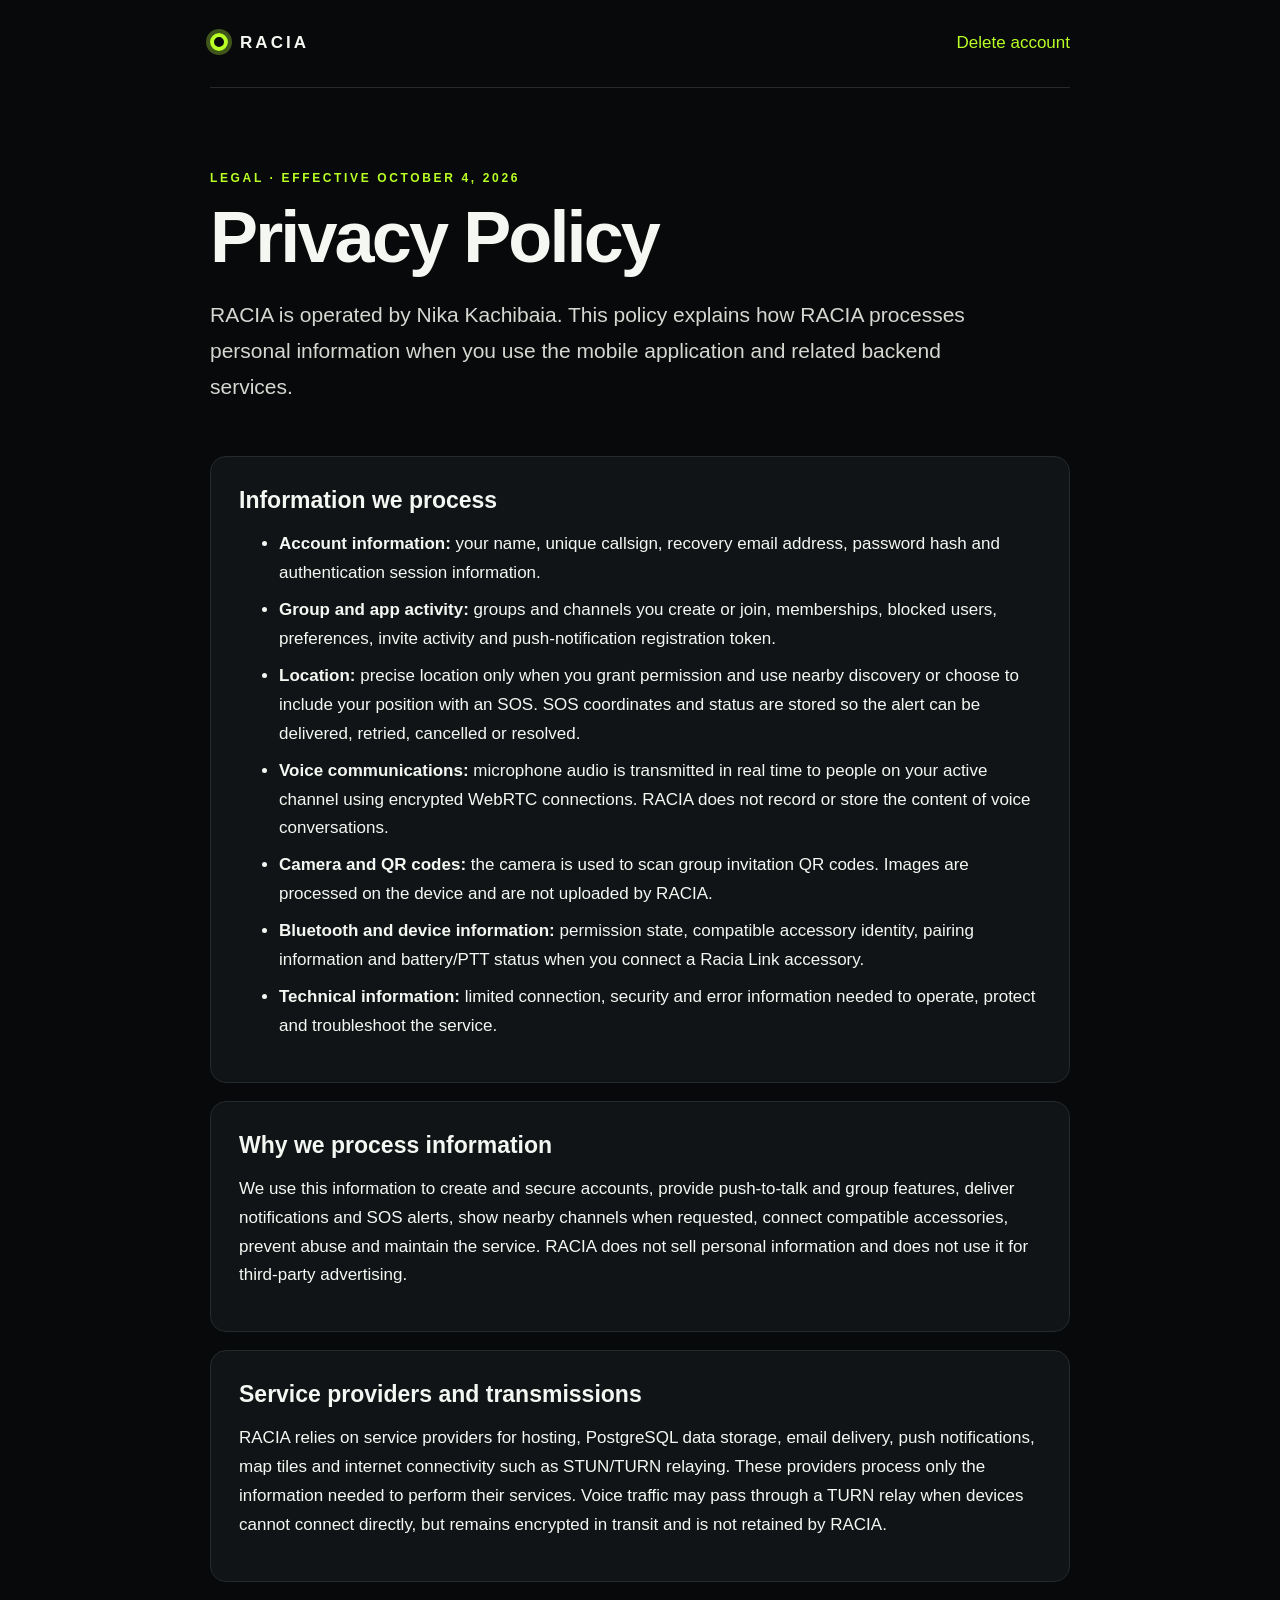
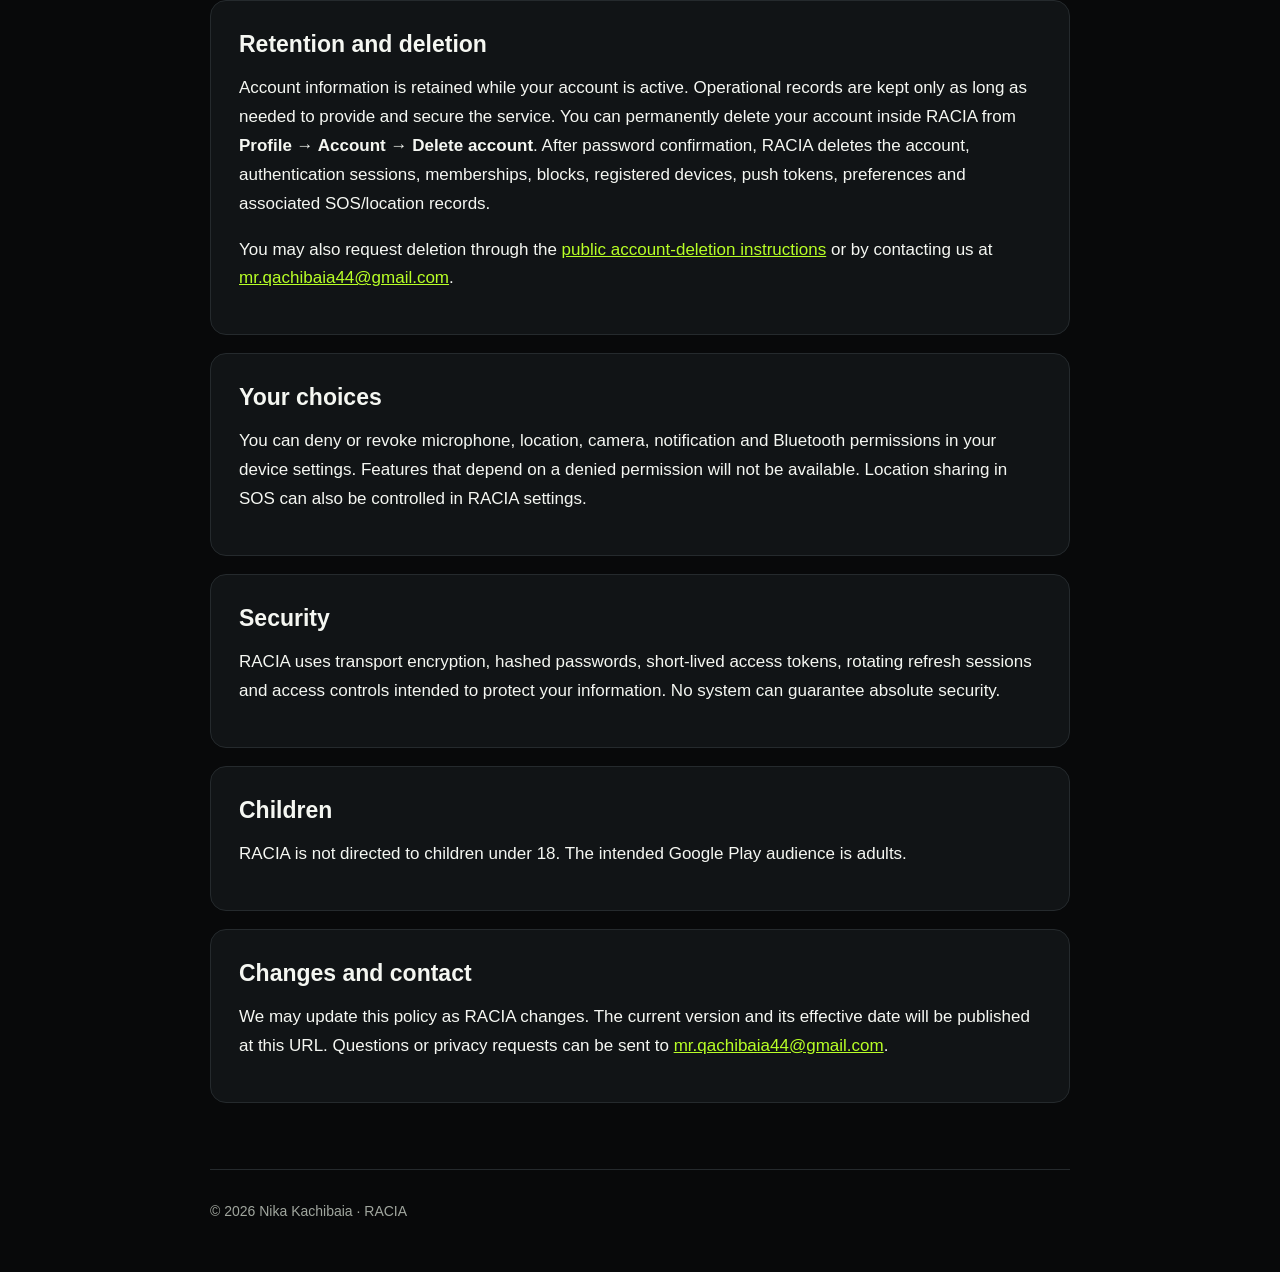
<file: index.html>
<!doctype html>
<html lang="en">
  <head>
    <meta charset="utf-8" />
    <meta name="viewport" content="width=device-width, initial-scale=1" />
    <meta name="description" content="RACIA privacy policy" />
    <title>RACIA Privacy Policy</title>
    <link rel="stylesheet" href="styles.css" />
  </head>
  <body>
    <header>
      <a class="brand" href="./" aria-label="RACIA home"><span class="mark"></span>RACIA</a>
      <nav><a href="delete-account.html">Delete account</a></nav>
    </header>
    <main>
      <p class="eyebrow">LEGAL · EFFECTIVE OCTOBER 4, 2026</p>
      <h1>Privacy Policy</h1>
      <p class="lead">RACIA is operated by Nika Kachibaia. This policy explains how RACIA processes personal information when you use the mobile application and related backend services.</p>

      <section>
        <h2>Information we process</h2>
        <ul>
          <li><strong>Account information:</strong> your name, unique callsign, recovery email address, password hash and authentication session information.</li>
          <li><strong>Group and app activity:</strong> groups and channels you create or join, memberships, blocked users, preferences, invite activity and push-notification registration token.</li>
          <li><strong>Location:</strong> precise location only when you grant permission and use nearby discovery or choose to include your position with an SOS. SOS coordinates and status are stored so the alert can be delivered, retried, cancelled or resolved.</li>
          <li><strong>Voice communications:</strong> microphone audio is transmitted in real time to people on your active channel using encrypted WebRTC connections. RACIA does not record or store the content of voice conversations.</li>
          <li><strong>Camera and QR codes:</strong> the camera is used to scan group invitation QR codes. Images are processed on the device and are not uploaded by RACIA.</li>
          <li><strong>Bluetooth and device information:</strong> permission state, compatible accessory identity, pairing information and battery/PTT status when you connect a Racia Link accessory.</li>
          <li><strong>Technical information:</strong> limited connection, security and error information needed to operate, protect and troubleshoot the service.</li>
        </ul>
      </section>

      <section>
        <h2>Why we process information</h2>
        <p>We use this information to create and secure accounts, provide push-to-talk and group features, deliver notifications and SOS alerts, show nearby channels when requested, connect compatible accessories, prevent abuse and maintain the service. RACIA does not sell personal information and does not use it for third-party advertising.</p>
      </section>

      <section>
        <h2>Service providers and transmissions</h2>
        <p>RACIA relies on service providers for hosting, PostgreSQL data storage, email delivery, push notifications, map tiles and internet connectivity such as STUN/TURN relaying. These providers process only the information needed to perform their services. Voice traffic may pass through a TURN relay when devices cannot connect directly, but remains encrypted in transit and is not retained by RACIA.</p>
      </section>

      <section>
        <h2>Retention and deletion</h2>
        <p>Account information is retained while your account is active. Operational records are kept only as long as needed to provide and secure the service. You can permanently delete your account inside RACIA from <strong>Profile → Account → Delete account</strong>. After password confirmation, RACIA deletes the account, authentication sessions, memberships, blocks, registered devices, push tokens, preferences and associated SOS/location records.</p>
        <p>You may also request deletion through the <a href="delete-account.html">public account-deletion instructions</a> or by contacting us at <a href="mailto:mr.qachibaia44@gmail.com">mr.qachibaia44@gmail.com</a>.</p>
      </section>

      <section>
        <h2>Your choices</h2>
        <p>You can deny or revoke microphone, location, camera, notification and Bluetooth permissions in your device settings. Features that depend on a denied permission will not be available. Location sharing in SOS can also be controlled in RACIA settings.</p>
      </section>

      <section>
        <h2>Security</h2>
        <p>RACIA uses transport encryption, hashed passwords, short-lived access tokens, rotating refresh sessions and access controls intended to protect your information. No system can guarantee absolute security.</p>
      </section>

      <section>
        <h2>Children</h2>
        <p>RACIA is not directed to children under 18. The intended Google Play audience is adults.</p>
      </section>

      <section>
        <h2>Changes and contact</h2>
        <p>We may update this policy as RACIA changes. The current version and its effective date will be published at this URL. Questions or privacy requests can be sent to <a href="mailto:mr.qachibaia44@gmail.com">mr.qachibaia44@gmail.com</a>.</p>
      </section>
    </main>
    <footer>© 2026 Nika Kachibaia · RACIA</footer>
  </body>
</html>
</file>
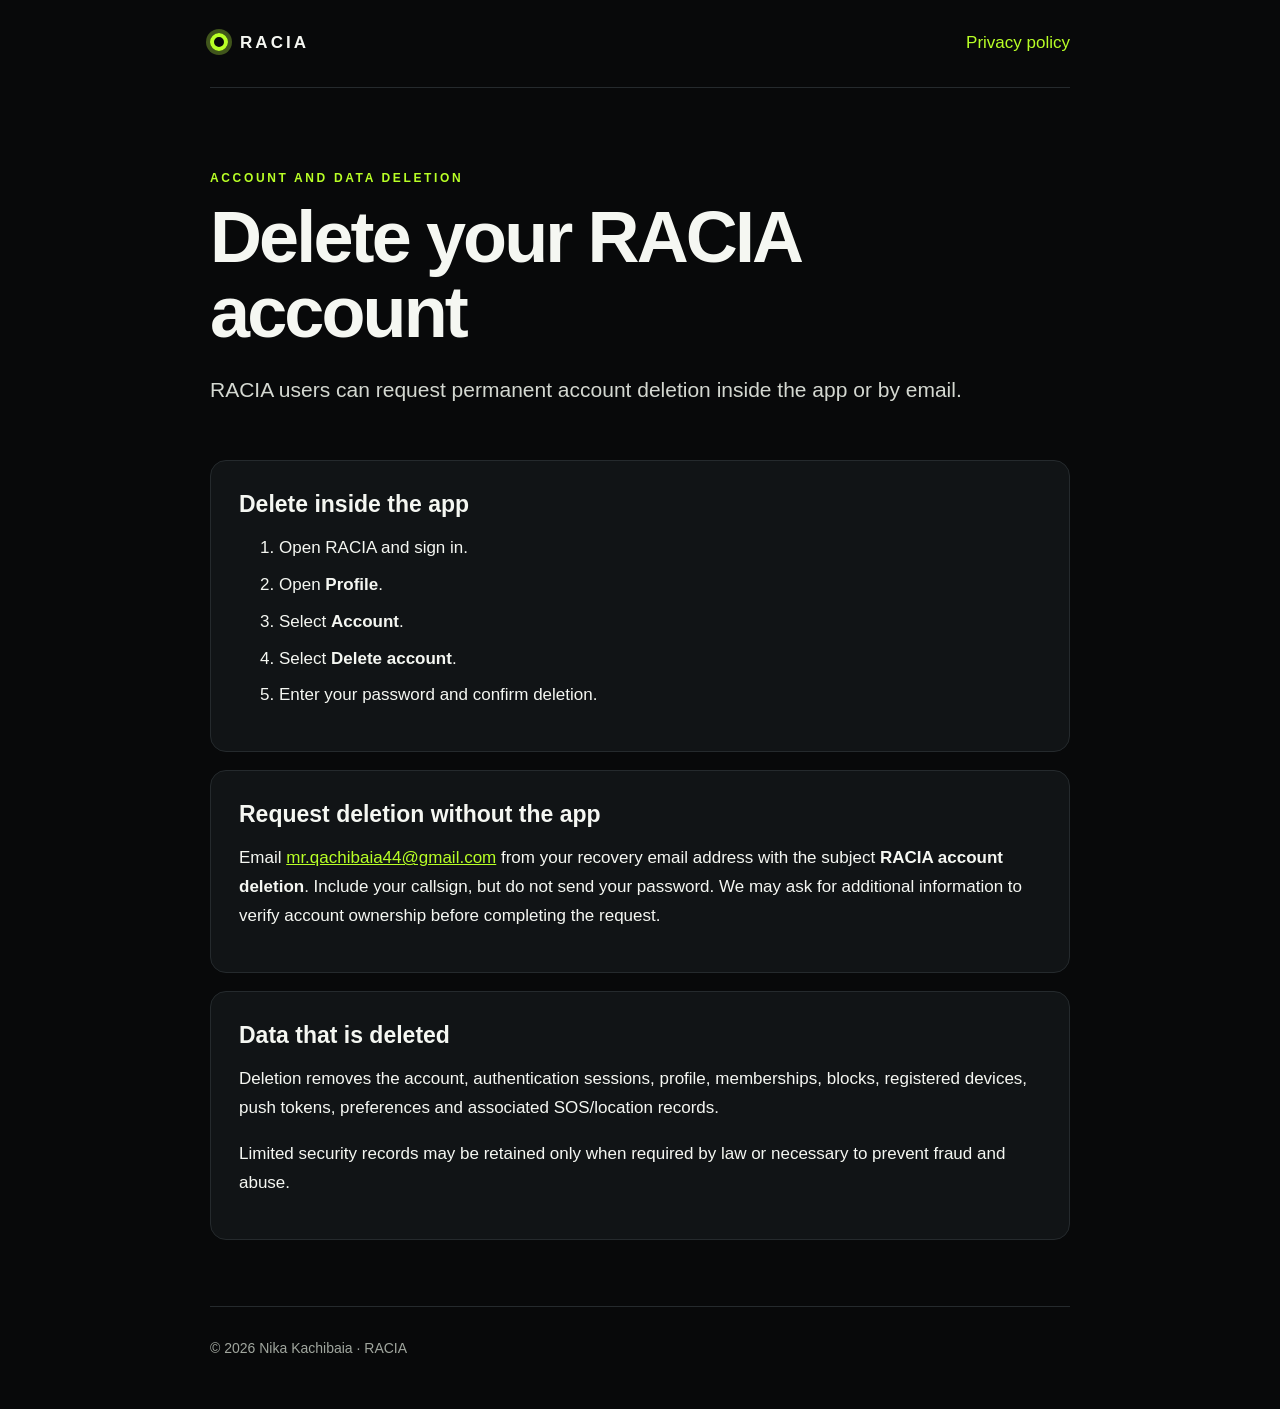
<file: delete-account.html>
<!doctype html>
<html lang="en">
  <head>
    <meta charset="utf-8" />
    <meta name="viewport" content="width=device-width, initial-scale=1" />
    <meta name="description" content="How to delete your RACIA account and associated data" />
    <title>Delete your RACIA account</title>
    <link rel="stylesheet" href="styles.css" />
  </head>
  <body>
    <header>
      <a class="brand" href="./" aria-label="RACIA home"><span class="mark"></span>RACIA</a>
      <nav><a href="./">Privacy policy</a></nav>
    </header>
    <main>
      <p class="eyebrow">ACCOUNT AND DATA DELETION</p>
      <h1>Delete your RACIA account</h1>
      <p class="lead">RACIA users can request permanent account deletion inside the app or by email.</p>

      <section>
        <h2>Delete inside the app</h2>
        <ol>
          <li>Open RACIA and sign in.</li>
          <li>Open <strong>Profile</strong>.</li>
          <li>Select <strong>Account</strong>.</li>
          <li>Select <strong>Delete account</strong>.</li>
          <li>Enter your password and confirm deletion.</li>
        </ol>
      </section>

      <section>
        <h2>Request deletion without the app</h2>
        <p>Email <a href="mailto:mr.qachibaia44@gmail.com?subject=RACIA%20account%20deletion">mr.qachibaia44@gmail.com</a> from your recovery email address with the subject <strong>RACIA account deletion</strong>. Include your callsign, but do not send your password. We may ask for additional information to verify account ownership before completing the request.</p>
      </section>

      <section>
        <h2>Data that is deleted</h2>
        <p>Deletion removes the account, authentication sessions, profile, memberships, blocks, registered devices, push tokens, preferences and associated SOS/location records.</p>
        <p>Limited security records may be retained only when required by law or necessary to prevent fraud and abuse.</p>
      </section>
    </main>
    <footer>© 2026 Nika Kachibaia · RACIA</footer>
  </body>
</html>
</file>
<file: styles.css>
:root {
  color-scheme: dark;
  --bg: #08090a;
  --panel: #111416;
  --text: #f5f7f2;
  --muted: #a0a69e;
  --lime: #b8ff26;
  --line: #252a2d;
}

* { box-sizing: border-box; }

body {
  margin: 0;
  background: var(--bg);
  color: var(--text);
  font: 17px/1.7 -apple-system, BlinkMacSystemFont, "Segoe UI", sans-serif;
}

header, main, footer {
  width: min(860px, calc(100% - 40px));
  margin-inline: auto;
}

header {
  min-height: 88px;
  display: flex;
  align-items: center;
  justify-content: space-between;
  border-bottom: 1px solid var(--line);
}

.brand {
  color: var(--text);
  font-weight: 800;
  letter-spacing: .18em;
  text-decoration: none;
}

.mark {
  width: 18px;
  height: 18px;
  display: inline-block;
  margin-right: 12px;
  border: 4px solid var(--lime);
  border-radius: 50%;
  box-shadow: 0 0 0 4px #40551c;
  vertical-align: -3px;
}

nav a, main a { color: var(--lime); }
nav a { text-decoration: none; }

main { padding: 72px 0 48px; }

.eyebrow {
  color: var(--lime);
  font-size: 12px;
  font-weight: 800;
  letter-spacing: .22em;
}

h1 {
  max-width: 720px;
  margin: 12px 0 22px;
  font-size: clamp(42px, 8vw, 72px);
  line-height: 1.04;
  letter-spacing: -.04em;
}

.lead {
  max-width: 760px;
  margin-bottom: 52px;
  color: #d4d8d1;
  font-size: 21px;
}

section {
  margin: 18px 0;
  padding: 24px 28px;
  border: 1px solid var(--line);
  border-radius: 16px;
  background: var(--panel);
}

h2 { margin: 0 0 10px; font-size: 23px; }
p, ul, ol { margin-top: 8px; }
li + li { margin-top: 8px; }

footer {
  padding: 30px 0 48px;
  border-top: 1px solid var(--line);
  color: var(--muted);
  font-size: 14px;
}

@media (max-width: 600px) {
  body { font-size: 16px; }
  header { min-height: 72px; }
  nav { font-size: 14px; }
  main { padding-top: 48px; }
  section { padding: 20px; }
}
</file>
